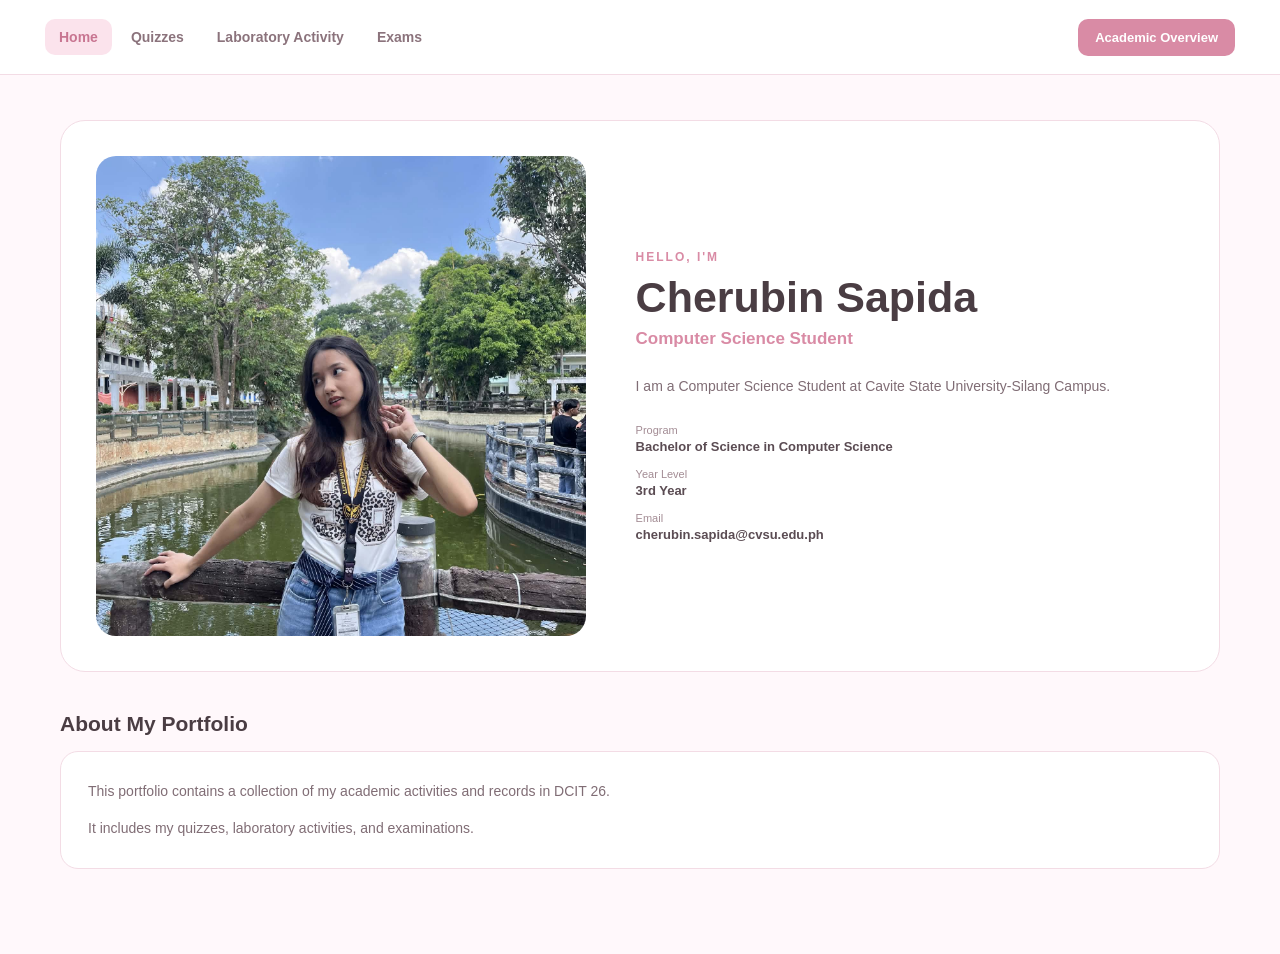
<file: index.html>
<!DOCTYPE html>
<html lang="en">

<head>
    <meta charset="UTF-8">
    <meta name="viewport" content="width=device-width, initial-scale=1.0">

    <title>My Portfolio - Home</title>

    <link rel="stylesheet" href="style.css">
</head>

<body>

    <!-- HEADER -->
    <header class="header">

        

        <nav class="navigation">

            <a href="index.html" class="nav-link active">
                Home
            </a>

            <a href="quizzes.html" class="nav-link">
                Quizzes
            </a>

            <a href="laboratory.html" class="nav-link">
                Laboratory Activity
            </a>

            <a href="exams.html" class="nav-link">
                Exams
            </a>

        </nav>

        <a href="overview.html" class="overview-button">
             Academic Overview
        </a>

    </header>


    <!-- MAIN -->
    <main>

        <!-- HERO -->
        <section class="hero-section">

            <!-- PROFILE IMAGE -->
            <div class="hero-image">

                <img src="profile.jpg" alt="My Profile Picture">

            </div>


            <!-- ABOUT ME -->
            <div class="hero-content">

                <p class="welcome-label">
                    HELLO, I'M
                </p>

                <h1>
                    Cherubin Sapida 
                </h1>

                <h3>
                   Computer Science Student
                </h3>

                <p class="about-text">
                    I am a Computer Science Student at Cavite State University-Silang Campus.
                </p>

                <!-- PERSONAL INFORMATION -->
                <div class="personal-details">

                    <div class="detail-item">
                        <div>
                            <small>Program</small>

                            <strong>
                                Bachelor of Science in Computer Science
                            </strong>
                        </div>

                    </div>


                    <div class="detail-item">
                        <div>
                            <small>Year Level</small>

                            <strong>
                                3rd Year
                            </strong>
                        </div>

                    </div>


                    <div class="detail-item">
                        <div>
                            <small>Email</small>

                            <strong>
                                cherubin.sapida@cvsu.edu.ph
                            </strong>
                        </div>

                    </div>

                </div>

            </div>

        </section>


        <!-- ABOUT PORTFOLIO -->
        <section class="intro-section">

            <div class="section-heading">
                <h2>
                    About My Portfolio
                </h2>
            </div>

            <div class="intro-card">

                <p>
                    This portfolio contains a collection of my
                    academic activities and records in DCIT 26.
                </p>

                <p>
                    It includes my quizzes, laboratory
                    activities, and examinations. 
                </p>

            </div>

        </section>

    </main>

</body>

</html>
</file>
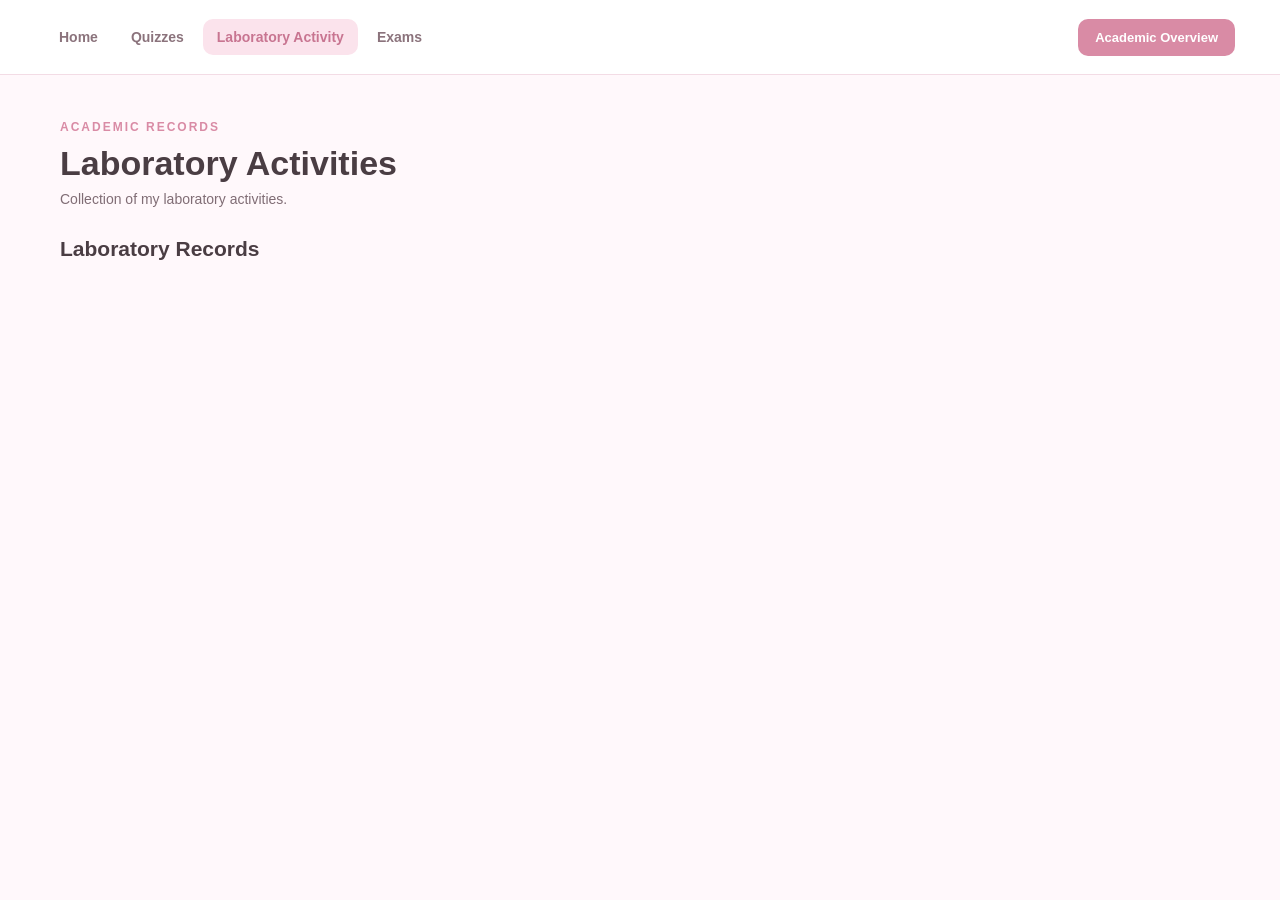
<file: laboratory.html>
<!DOCTYPE html>
<html lang="en">

<head>

    <meta charset="UTF-8">

    <meta name="viewport"
          content="width=device-width, initial-scale=1.0">

    <title>My Portfolio - Laboratory Activity</title>

    <link rel="stylesheet" href="style.css">

</head>

<body>

    <!-- HEADER -->
    <header class="header">

        <nav class="navigation">

            <a href="index.html" class="nav-link">
                Home
            </a>

            <a href="quizzes.html" class="nav-link">
                Quizzes
            </a>

            <a href="laboratory.html" class="nav-link active">
                Laboratory Activity
            </a>

            <a href="exams.html" class="nav-link">
                Exams
            </a>

        </nav>


        <a href="overview.html" class="overview-button">
            Academic Overview
        </a>

    </header>


    <!-- MAIN -->
    <main>

        <section class="page-header">

            <p class="welcome-label">
                ACADEMIC RECORDS
            </p>

            <h1>
                Laboratory Activities
            </h1>

            <p>
                Collection of my laboratory activities.
            </p>

        </section>


        <!-- LABORATORY RECORDS -->

        <section>

            <div class="section-heading">

                <h2>
                    Laboratory Records
                </h2>

            </div>


            <div class="record-grid">


                <!-- LAB 1 -->

                <!-- <div class="record-card">

                    <div class="record-image">

                        <img src="lab1.jpg"
                             alt="Laboratory 1">

                    </div>


                    <div class="record-info">

                        <span class="record-tag">
                            LABORATORY
                        </span>

                        <h3>
                            Laboratory 1
                        </h3>

                        <p class="record-date">
                            📅 
                        </p>


                        <div class="score-row">

                            <small>
                                Score
                            </small>

                            <strong>
                                
                            </strong>

                        </div>

                    </div>

                </div> -->

            </div>

        </section>

    </main>

</body>

</html>
</file>
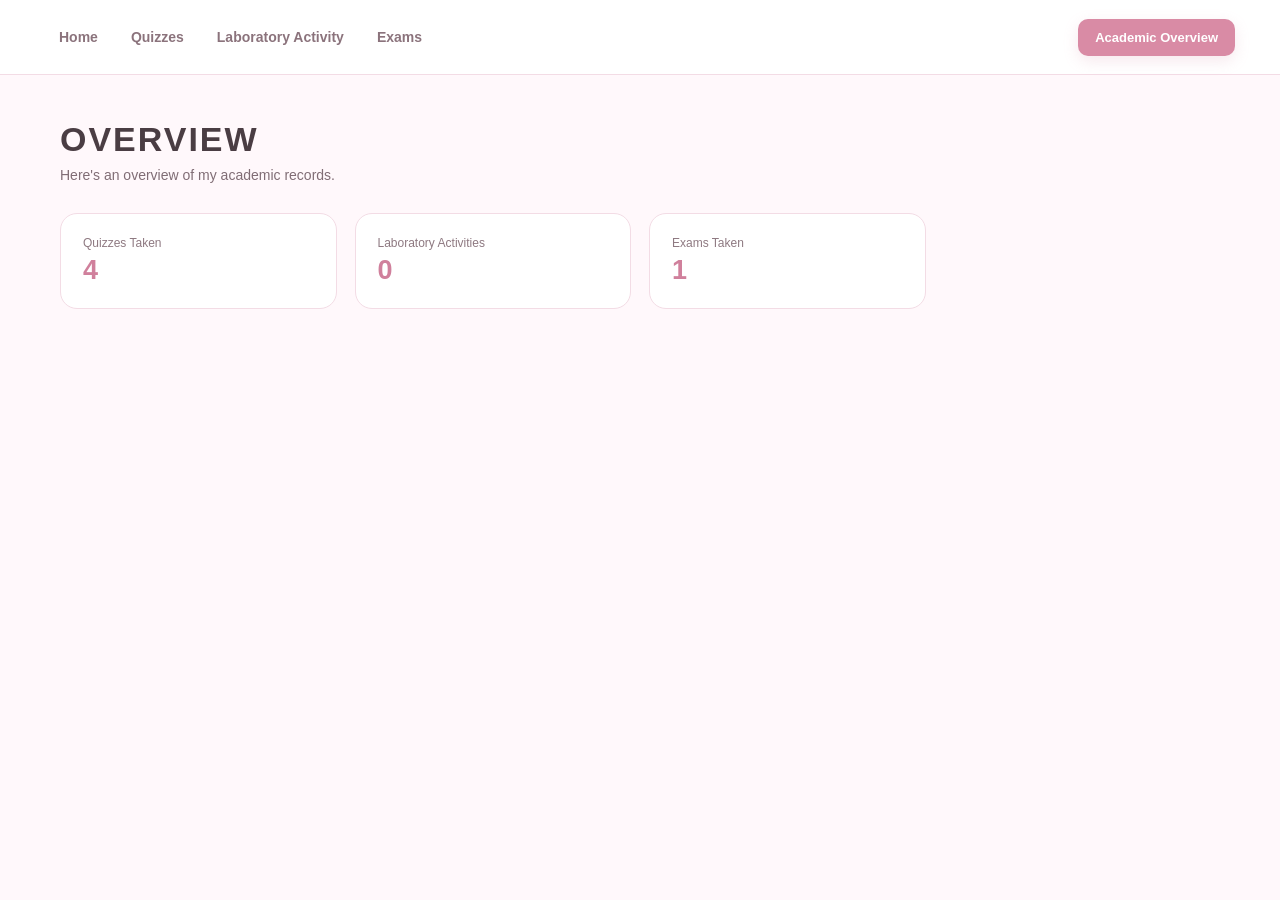
<file: overview.html>
<!DOCTYPE html>
<html lang="en">

<head>

    <meta charset="UTF-8">

    <meta name="viewport"
          content="width=device-width, initial-scale=1.0">

    <title>My Portfolio - Dashboard</title>

    <link rel="stylesheet" href="style.css">

</head>

<body>


    <!-- HEADER -->

    <header class="header">

        <nav class="navigation">

            <a href="index.html"
               class="nav-link">

                Home

            </a>


            <a href="quizzes.html"
               class="nav-link">

                Quizzes

            </a>


            <a href="laboratory.html"
               class="nav-link">

                Laboratory Activity

            </a>


            <a href="exams.html"
               class="nav-link">

                Exams

            </a>

        </nav>


        <a href="overview.html"
           class="overview-button active-overview">

             Academic Overview

        </a>

    </header>



    <!-- MAIN -->

    <main>


        <section class="page-header">

            <h1 class="welcome-label">
                OVERVIEW
            </h1>

            <p>
                Here's an overview of my academic records.
            </p>

        </section>



        <!-- STATISTICS -->

        <section class="stats-grid">


            <div class="stat-card">

                <div>

                    <p>
                        Quizzes Taken
                    </p>

                    <h3>
                        4
                    </h3>

                </div>

            </div>



            <div class="stat-card">

                <div>

                    <p>
                        Laboratory Activities
                    </p>

                    <h3>
                        0
                    </h3>

                </div>

            </div>



            <div class="stat-card">


                <div>

                    <p>
                        Exams Taken
                    </p>

                    <h3>
                        1
                    </h3>

                </div>

            </div>

        </section>

    </main>

</body>

</html>
</file>
<file: style.css>
* {
    margin: 0;
    padding: 0;
    box-sizing: border-box;
    font-family: Arial, Helvetica, sans-serif;
}

body {
    background: #fff8fb;
    color: #4a3d43;
}

/* ================= HEADER ================= */

.header {
    width: 100%;
    min-height: 75px;
    background: #ffffff;
    border-bottom: 1px solid #f3dce5;

    display: flex;
    align-items: center;

    padding: 0 45px;

    position: sticky;
    top: 0;
    z-index: 100;
}

/* ================= LOGO ================= */

.logo {
    font-size: 21px;
    font-weight: 800;
    margin-right: 45px;
    white-space: nowrap;
}

.logo span {
    color: #d98ba5;
}

/* ================= NAVIGATION ================= */

.navigation {
    display: flex;
    align-items: center;
    gap: 5px;
}

.nav-link {
    text-decoration: none;
    color: #8b737c;

    font-size: 14px;
    font-weight: 600;

    padding: 10px 14px;
    border-radius: 10px;

    transition: 0.2s;
}

.nav-link:hover {
    background: #fff0f5;
    color: #c87591;
}

.nav-link.active {
    background: #fbe3ec;
    color: #c87591;
}

/* ================= DASHBOARD ================= */

.overview-button {
    margin-left: auto;

    text-decoration: none;

    background: #d98ba5;
    color: #ffffff;

    padding: 11px 17px;

    border-radius: 10px;

    font-size: 13px;
    font-weight: 700;

    transition: 0.2s;
}

.overview-button:hover {
    background: #c87591;
}

.active-overview {
    box-shadow: 0 5px 15px rgba(217, 139, 165, 0.2);
}

/* ================= MAIN ================= */

main {
    max-width: 1250px;
    margin: auto;
    padding: 45px;
}

/* ================= HOME HERO ================= */

.hero-section {
    background: #ffffff;

    border: 1px solid #f3dce5;
    border-radius: 25px;

    padding: 35px;

    display: flex;
    align-items: center;

    gap: 50px;

    min-height: 550px;

    margin-bottom: 40px;
}

/* ================= PROFILE IMAGE ================= */

.hero-image {
    width: 45%;
    height: 480px;

    flex-shrink: 0;

    overflow: hidden;

    border-radius: 20px;

    background: #fbe3ec;
}

.hero-image img {
    width: 100%;
    height: 100%;

    object-fit: cover;

    display: block;
}

/* ================= HERO CONTENT ================= */

.hero-content {
    flex: 1;
}

.welcome-label {
    color: #d98ba5;

    font-size: 12px;
    font-weight: 800;

    letter-spacing: 2px;

    margin-bottom: 10px;
}

.hero-content h1 {
    font-size: 43px;
    line-height: 1.1;

    margin-bottom: 8px;

    color: #4a3d43;
}

.hero-content h3 {
    color: #d98ba5;

    font-size: 17px;
    font-weight: 600;

    margin-bottom: 25px;
}

.about-text {
    color: #806d75;

    font-size: 14px;

    line-height: 1.8;

    margin-bottom: 15px;

    max-width: 600px;
}

/* ================= PERSONAL DETAILS ================= */

.personal-details {
    margin-top: 25px;

    display: flex;
    flex-direction: column;

    gap: 14px;
}

.detail-item {
    display: flex;
    align-items: center;

    gap: 12px;
}

.detail-item > span {
    width: 38px;
    height: 38px;

    display: grid;
    place-items: center;

    background: #fff0f5;

    border-radius: 10px;

    font-size: 17px;
}

.detail-item small {
    display: block;

    color: #a38c94;

    font-size: 11px;

    margin-bottom: 3px;
}

.detail-item strong {
    display: block;

    color: #5b4c53;

    font-size: 13px;

    font-weight: 600;
}

/* ================= ABOUT PORTFOLIO ================= */

.intro-section {
    margin-bottom: 40px;
}

.section-heading {
    margin: 25px 0 15px;
}

.section-heading h2 {
    font-size: 21px;
    color: #4a3d43;
}

.intro-card {
    background: #ffffff;

    border: 1px solid #f3dce5;

    border-radius: 18px;

    padding: 27px;
}

.intro-card p {
    color: #806d75;

    font-size: 14px;

    line-height: 1.8;

    margin-bottom: 12px;
}

.intro-card p:last-child {
    margin-bottom: 0;
}

/* ================= PAGE HEADER ================= */

.page-header {
    margin-bottom: 30px;
}

.page-header h1 {
    font-size: 34px;

    margin-bottom: 8px;

    color: #4a3d43;
}

.page-header > p:last-child {
    color: #806d75;

    font-size: 14px;
}

/* ================= RECORD GRID ================= */

.record-grid {
    display: grid;

    grid-template-columns: repeat(2, 1fr);

    gap: 20px;
}

/* ================= RECORD CARD ================= */

.record-card {
    background: #ffffff;

    border: 1px solid #f3dce5;

    border-radius: 18px;

    overflow: hidden;

    display: flex;

    transition: 0.2s;
}

.record-card:hover {
    transform: translateY(-3px);

    box-shadow: 0 8px 20px rgba(217, 139, 165, 0.12);
}

/* ================= STATIC RECORD IMAGE ================= */

.record-image {
    width: 220px;

    min-height: 260px;

    background: #fbe3ec;

    overflow: hidden;

    flex-shrink: 0;
}

.record-image img {
    width: 100%;
    height: 100%;

    object-fit: cover;

    display: block;
}

/* ================= RECORD INFO ================= */

.record-info {
    padding: 20px;

    flex: 1;
}

.record-tag {
    display: inline-block;

    background: #fbe3ec;

    color: #c87591;

    font-size: 10px;

    font-weight: bold;

    padding: 6px 9px;

    border-radius: 20px;

    margin-bottom: 10px;
}

.record-info h3 {
    font-size: 16px;

    margin-bottom: 8px;

    line-height: 1.4;

    color: #51434a;
}

.record-date {
    color: #9a858d;

    font-size: 12px;

    margin-bottom: 18px;
}

/* ================= SCORE ================= */

.score-row {
    border-top: 1px solid #f4e4e9;

    padding-top: 13px;
}

.score-row small {
    display: block;

    color: #a38c94;

    font-size: 11px;

    margin-bottom: 3px;
}

.score-row strong {
    font-size: 18px;

    color: #d0809c;
}

/* ================= DASHBOARD STATS ================= */

.stats-grid {
    display: grid;

    grid-template-columns: repeat(4, 1fr);

    gap: 18px;

    margin-bottom: 40px;
}

.stat-card {
    background: #ffffff;

    border: 1px solid #f3dce5;

    border-radius: 17px;

    padding: 22px;

    display: flex;

    align-items: center;

    gap: 15px;

    transition: 0.2s;
}

.stat-card:hover {
    transform: translateY(-3px);

    box-shadow: 0 8px 20px rgba(217, 139, 165, 0.1);
}

.stat-icon {
    width: 47px;
    height: 47px;

    background: #fff0f5;

    border-radius: 12px;

    display: grid;
    place-items: center;

    font-size: 21px;
}

.stat-card p {
    color: #8e7981;

    font-size: 12px;

    margin-bottom: 5px;
}

.stat-card h3 {
    font-size: 27px;

    color: #d0809c;
}


/* ================= RECENT ACTIVITIES ================= */

.activity-list {
    background: #ffffff;

    border: 1px solid #f3dce5;

    border-radius: 18px;

    overflow: hidden;
}

.activity-item {
    display: flex;

    align-items: center;

    gap: 15px;

    padding: 19px 22px;

    border-bottom: 1px solid #f4e4e9;
}

.activity-item:last-child {
    border-bottom: none;
}

.activity-icon {
    width: 43px;
    height: 43px;

    border-radius: 11px;

    background: #fff0f5;

    display: grid;
    place-items: center;
}

.activity-item h3 {
    font-size: 14px;

    margin-bottom: 4px;

    color: #51434a;
}

.activity-item p {
    color: #9a858d;

    font-size: 12px;
}

.activity-item > span {
    margin-left: auto;

    color: #a38c94;

    font-size: 12px;
}


/* ================= RESPONSIVE ================= */

@media (max-width: 1050px) {

    .header {
        padding: 0 25px;
    }

    .logo {
        margin-right: 20px;
    }

    .nav-link {
        padding: 9px 9px;
        font-size: 13px;
    }

    main {
        padding: 30px;
    }

    .hero-section {
        gap: 30px;
    }

    .stats-grid {
        grid-template-columns: repeat(2, 1fr);
    }
}

@media (max-width: 800px) {

    .header {
        min-height: 75px;

        flex-wrap: wrap;

        gap: 10px;

        padding: 15px 20px;
    }

    .logo {
        width: 100%;
        margin-right: 0;
    }

    .navigation {
        order: 2;

        overflow-x: auto;

        max-width: 100%;
    }

    .dashboard-button {
        order: 1;

        margin-left: auto;
    }

    .hero-section {
        flex-direction: column;

        align-items: stretch;

        padding: 25px;
    }

    .hero-image {
        width: 100%;
        height: 400px;
    }

    .hero-content h1 {
        font-size: 35px;
    }

    .record-grid {
        grid-template-columns: 1fr;
    }
}

@media (max-width: 550px) {

    main {
        padding: 20px;
    }

    .stats-grid {
        grid-template-columns: 1fr;
    }

    .hero-image {
        height: 330px;
    }

    .hero-content h1 {
        font-size: 29px;
    }

    .record-card {
        flex-direction: column;
    }

    .record-image {
        width: 100%;
        height: 280px;
        min-height: 0;
    }

    .navigation {
        gap: 2px;
    }

    .nav-link {
        padding: 8px;
        font-size: 12px;
    }

    .dashboard-button {
        padding: 9px 12px;
        font-size: 12px;
    }
}
</file>
